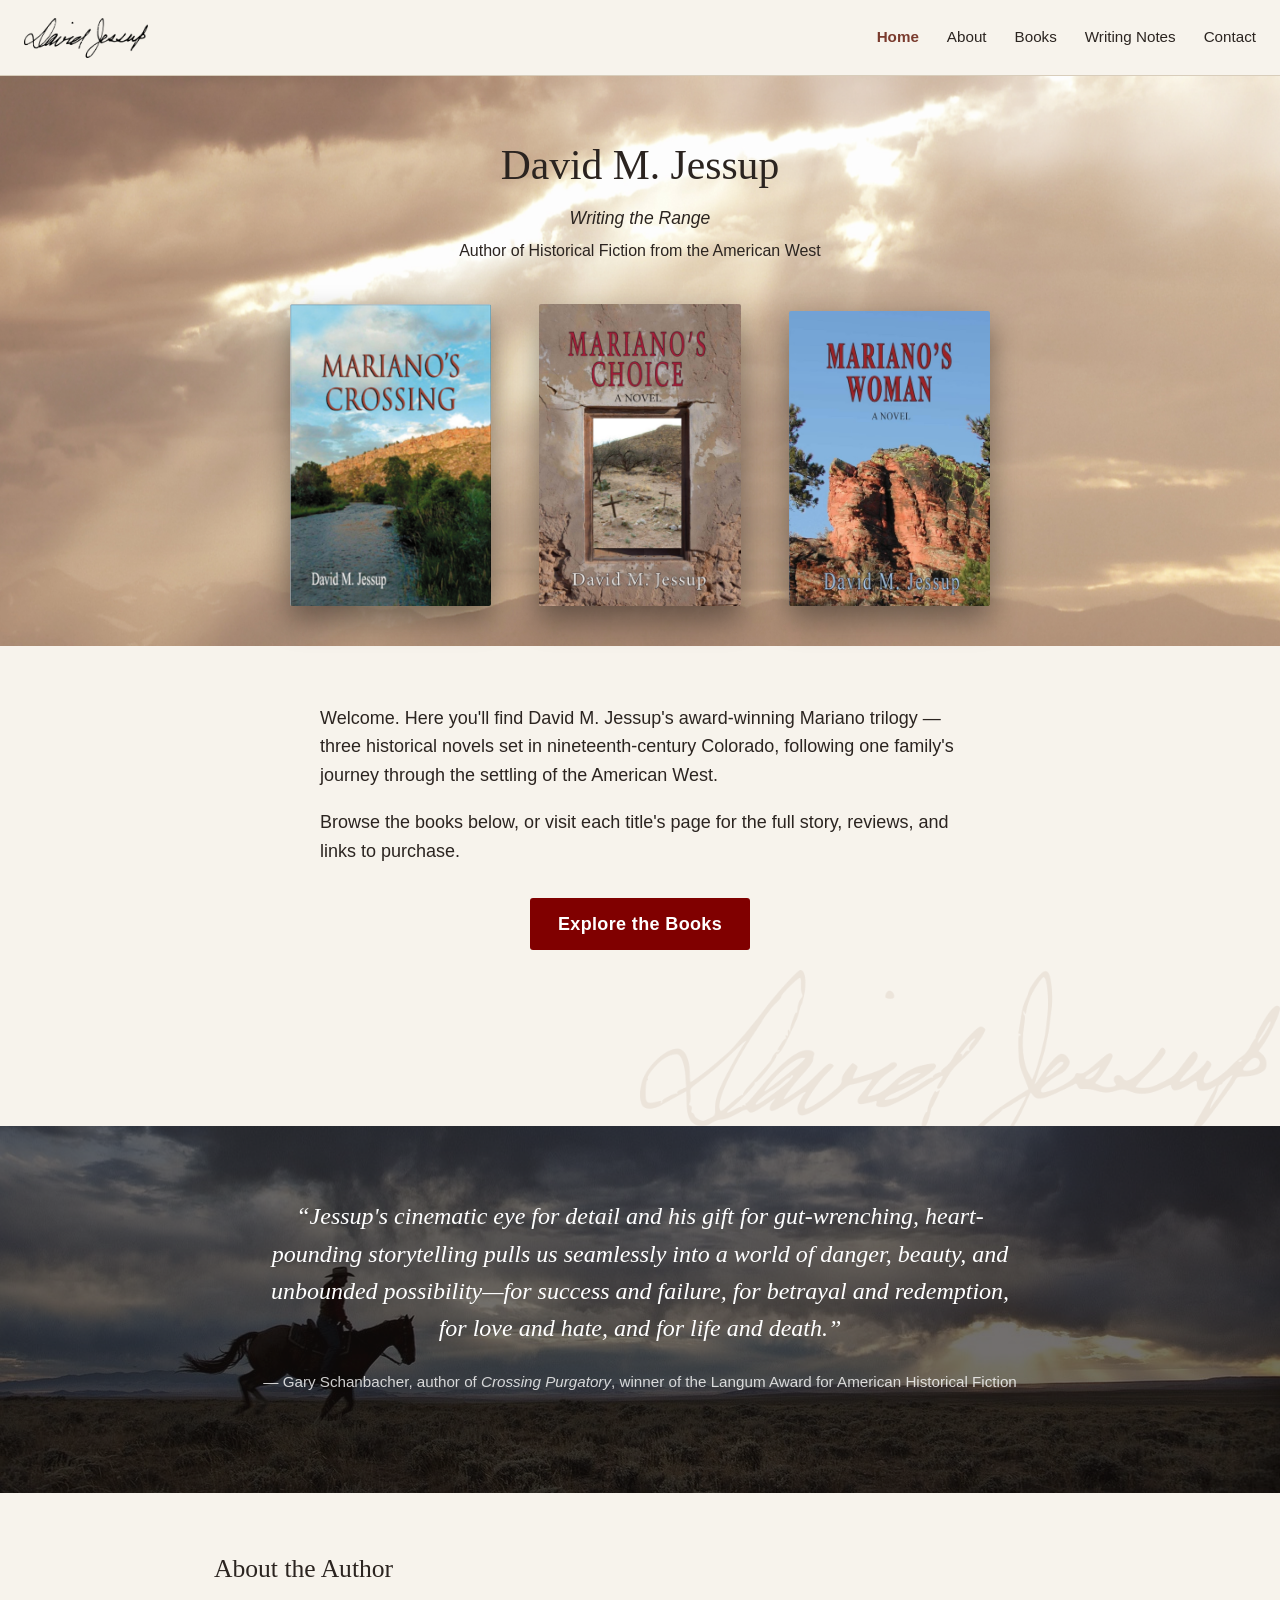
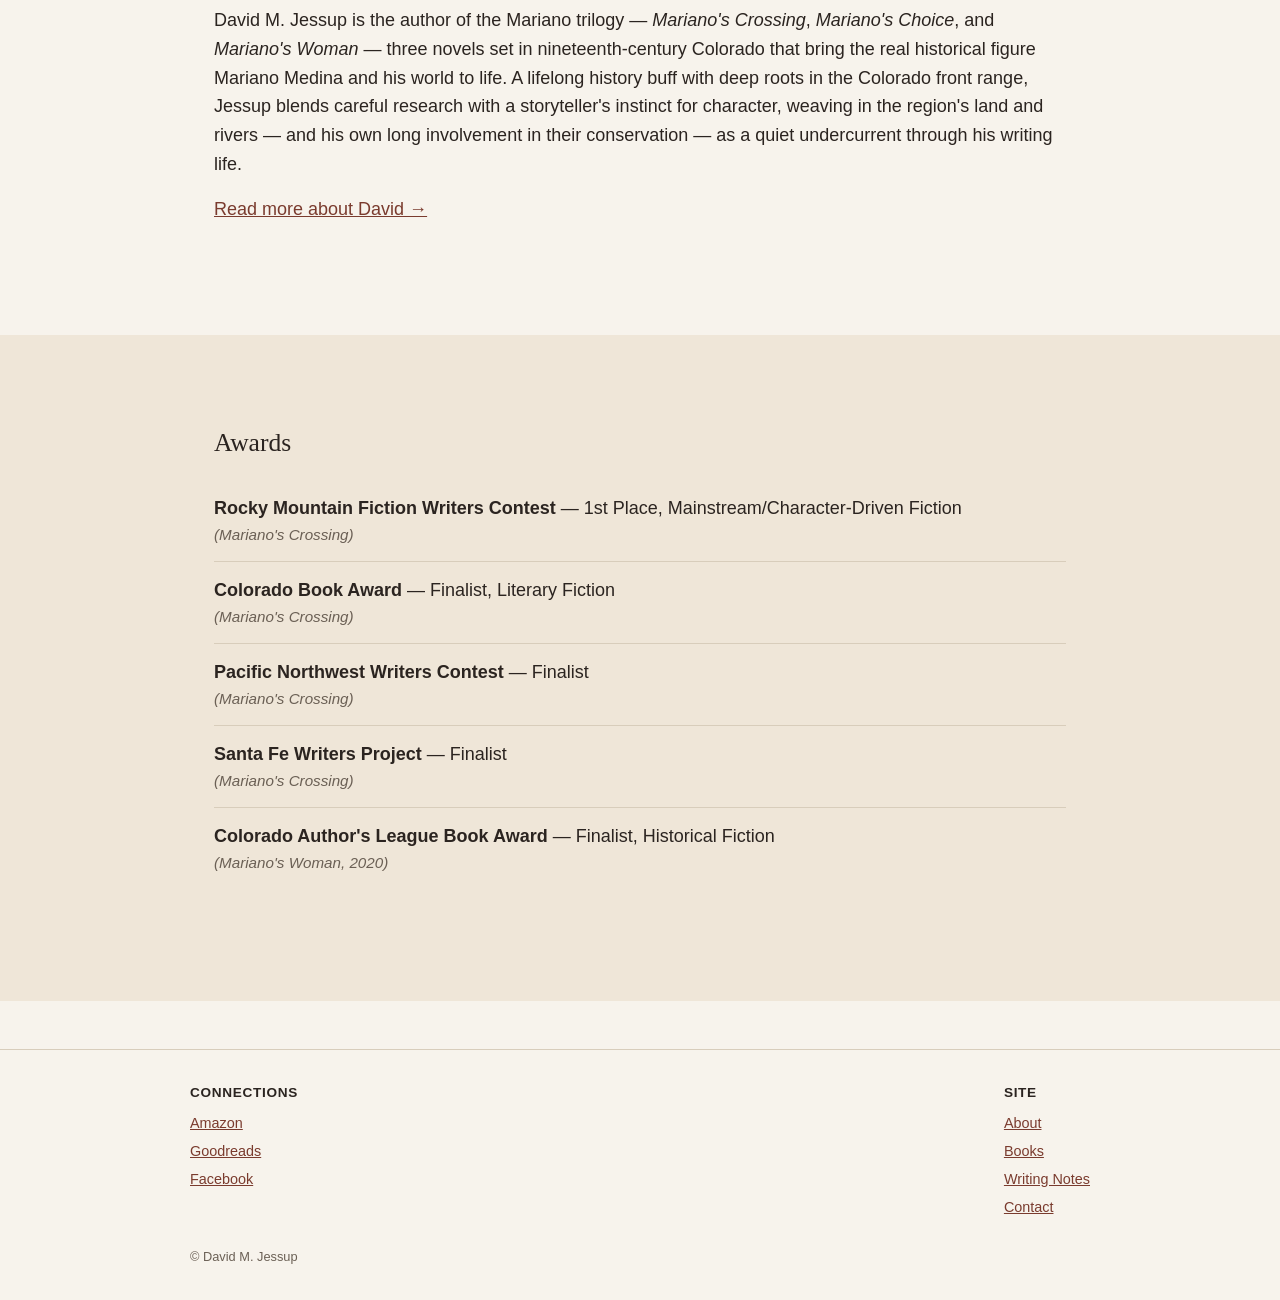
<file: index.html>
<!DOCTYPE html>
<html lang="en">
<head>
<meta charset="UTF-8">
<meta name="viewport" content="width=device-width, initial-scale=1">
<title>David M. Jessup — Writing the Range</title>
<link rel="stylesheet" href="css/site.css">
</head>
<body>

<nav class="site-nav">
  <a class="site-logo-link" href="index.html" aria-label="David M. Jessup — Home">
    <img class="site-logo" src="images/signature-header-blk.png" alt="David M. Jessup signature">
  </a>
  <ul>
    <li><a href="index.html" class="current">Home</a></li>
    <li><a href="about.html">About</a></li>
    <li><a href="books.html">Books</a></li>
    <li><a href="writing-notes.html">Writing Notes</a></li>
    <li><a href="contact.html">Contact</a></li>
  </ul>
</nav>

<section class="hero">
  <div class="hero-text">
    <h1>David M. Jessup</h1>
    <p class="tagline">Writing the Range</p>
    <p class="subtitle">Author of Historical Fiction from the American West</p>
  </div>

  <div class="hero-covers">
    <a href="books/marianos-crossing.html" aria-label="Mariano's Crossing">
      <img src="images/crossing_david_jessup900x1300_.jpg" alt="Mariano's Crossing, by David M. Jessup">
    </a>
    <a href="books/marianos-choice.html" aria-label="Mariano's Choice">
      <img src="images/choice_david_jessup900x1300.jpg" alt="Mariano's Choice, by David M. Jessup">
    </a>
    <a href="books/marianos-woman.html" aria-label="Mariano's Woman">
      <img src="images/woman_david_jessup900x1300.jpg" alt="Mariano's Woman, by David M. Jessup">
    </a>
  </div>
</section>

<div class="page">

  <div class="hero-intro">
    <p>
      Welcome. Here you'll find David M. Jessup's award-winning Mariano trilogy &mdash;
      three historical novels set in nineteenth-century Colorado, following one
      family's journey through the settling of the American West.
    </p>
    <p>
      Browse the books below, or visit each title's page for the full story,
      reviews, and links to purchase.
    </p>
    <p style="text-align: center; margin-top: 2rem;">
      <a class="btn btn-primary" href="books.html">Explore the Books</a>
    </p>
    <img class="hero-signature" src="images/signature_dkbrown_transparent_800x.png" alt="David M. Jessup signature">
  </div>

</div>

<section class="review-band">
  <blockquote class="review-quote">
    <p>
      &ldquo;Jessup's cinematic eye for detail and his gift for gut-wrenching,
      heart-pounding storytelling pulls us seamlessly into a world of danger,
      beauty, and unbounded possibility&mdash;for success and failure, for
      betrayal and redemption, for love and hate, and for life and death.&rdquo;
    </p>
    <cite>&mdash; Gary Schanbacher, author of <em>Crossing Purgatory</em>, winner of the Langum Award for American Historical Fiction</cite>
  </blockquote>
</section>

<div class="page">

  <section class="home-bio">
    <h2>About the Author</h2>
    <p>
      David M. Jessup is the author of the Mariano trilogy &mdash;
      <em>Mariano's Crossing</em>, <em>Mariano's Choice</em>, and
      <em>Mariano's Woman</em> &mdash; three novels set in nineteenth-century
      Colorado that bring the real historical figure Mariano Medina and his
      world to life. A lifelong history buff with deep roots in the Colorado
      front range, Jessup blends careful research with a storyteller's
      instinct for character, weaving in the region's land and rivers &mdash;
      and his own long involvement in their conservation &mdash; as a quiet
      undercurrent through his writing life.
    </p>
    <p><a href="about.html">Read more about David &rarr;</a></p>
  </section>

</div>

<section class="awards-band">
  <div class="page">
    <section class="home-awards">
      <h2>Awards</h2>
      <ul class="awards-list">
        <li>
          <strong>Rocky Mountain Fiction Writers Contest</strong> &mdash; 1st Place, Mainstream/Character-Driven Fiction
          <span class="award-book">(Mariano's Crossing)</span>
        </li>
        <li>
          <strong>Colorado Book Award</strong> &mdash; Finalist, Literary Fiction
          <span class="award-book">(Mariano's Crossing)</span>
        </li>
        <li>
          <strong>Pacific Northwest Writers Contest</strong> &mdash; Finalist
          <span class="award-book">(Mariano's Crossing)</span>
        </li>
        <li>
          <strong>Santa Fe Writers Project</strong> &mdash; Finalist
          <span class="award-book">(Mariano's Crossing)</span>
        </li>
        <li>
          <strong>Colorado Author's League Book Award</strong> &mdash; Finalist, Historical Fiction
          <span class="award-book">(Mariano's Woman, 2020)</span>
        </li>
      </ul>
    </section>
  </div>
</section>

<footer class="site-footer">
  <div class="site-footer-inner">
    <div>
      <h4>Connections</h4>
      <ul>
        <li><a href="REPLACE_WITH_AMAZON_AUTHOR_LINK">Amazon</a></li>
        <li><a href="https://www.goodreads.com/author/show/6879762.David_M_Jessup">Goodreads</a></li>
        <li><a href="https://www.facebook.com/David-M-Jessup-Author-492803794115260/">Facebook</a></li>
      </ul>
    </div>
    <div>
      <h4>Site</h4>
      <ul>
        <li><a href="about.html">About</a></li>
        <li><a href="books.html">Books</a></li>
        <li><a href="writing-notes.html">Writing Notes</a></li>
        <li><a href="contact.html">Contact</a></li>
      </ul>
    </div>
  </div>
  <p class="site-footer-copyright">&copy; David M. Jessup</p>
</footer>

</body>
</html>
</file>
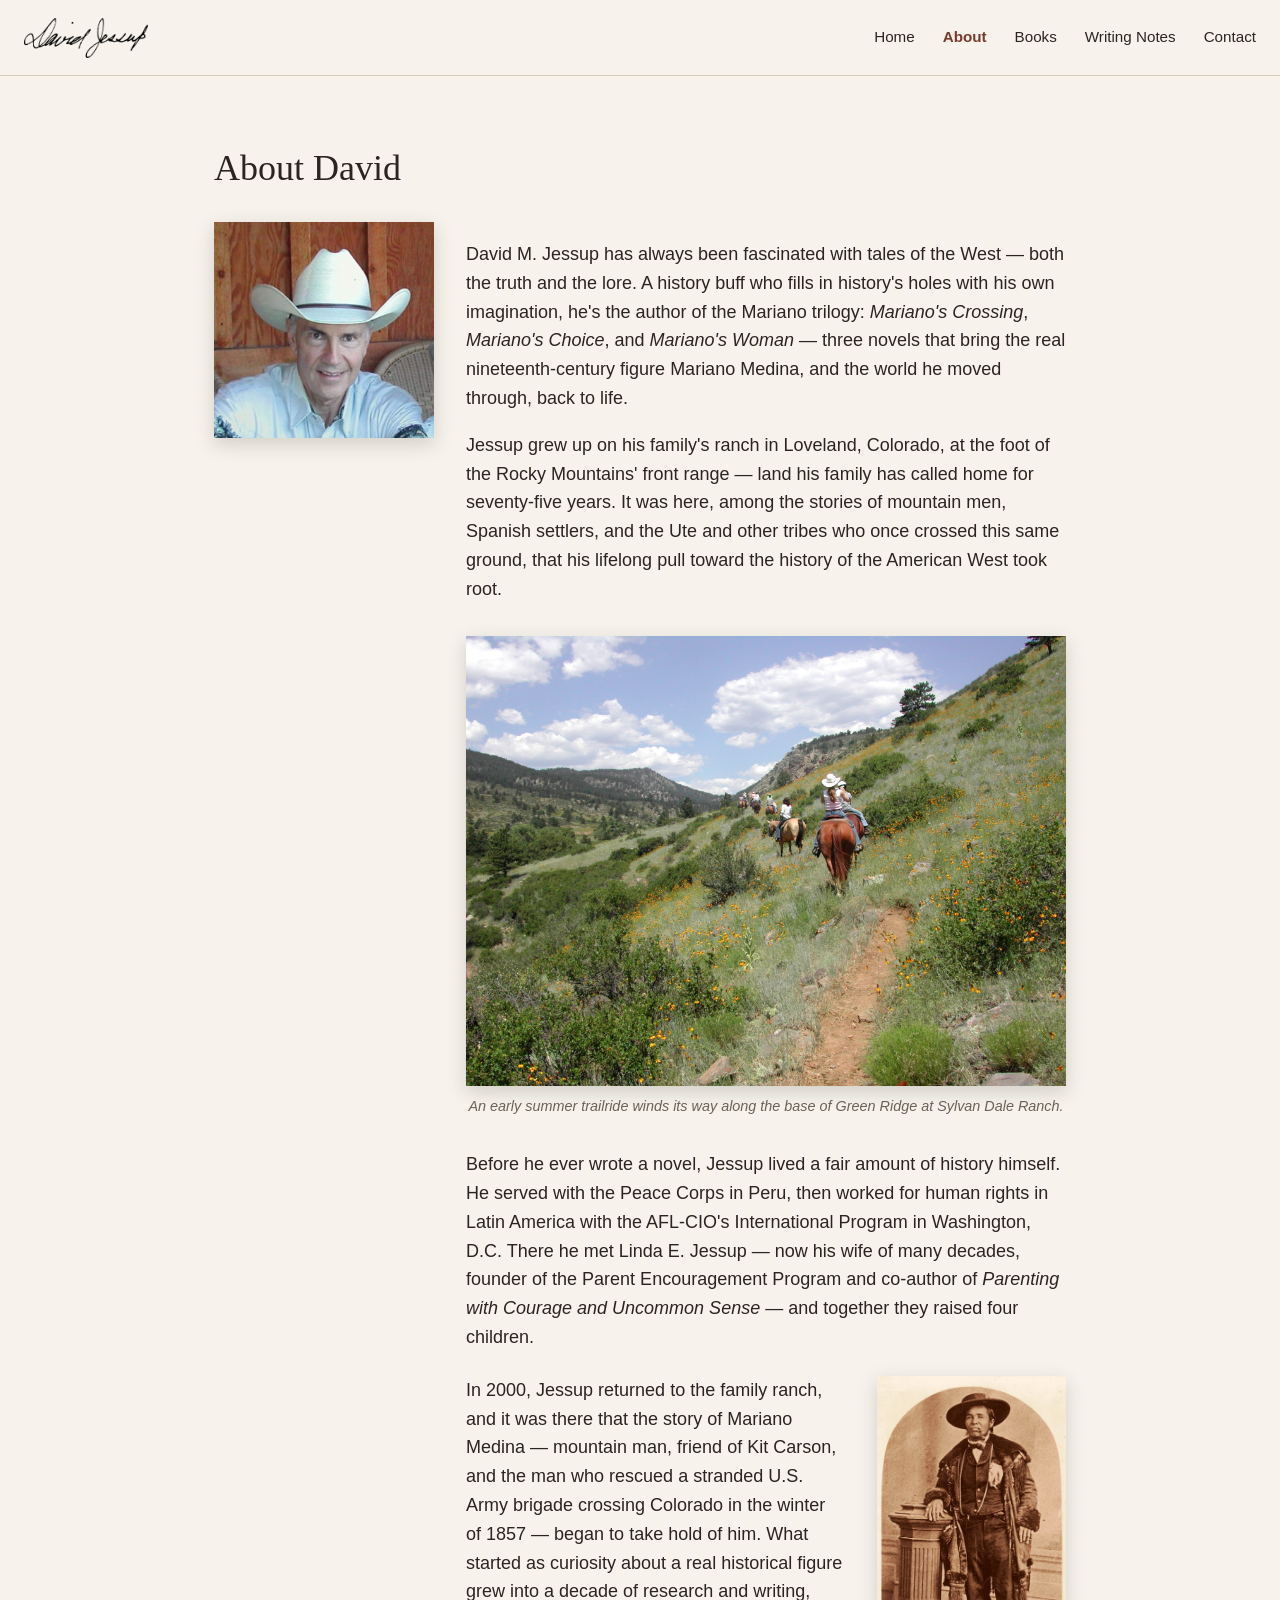
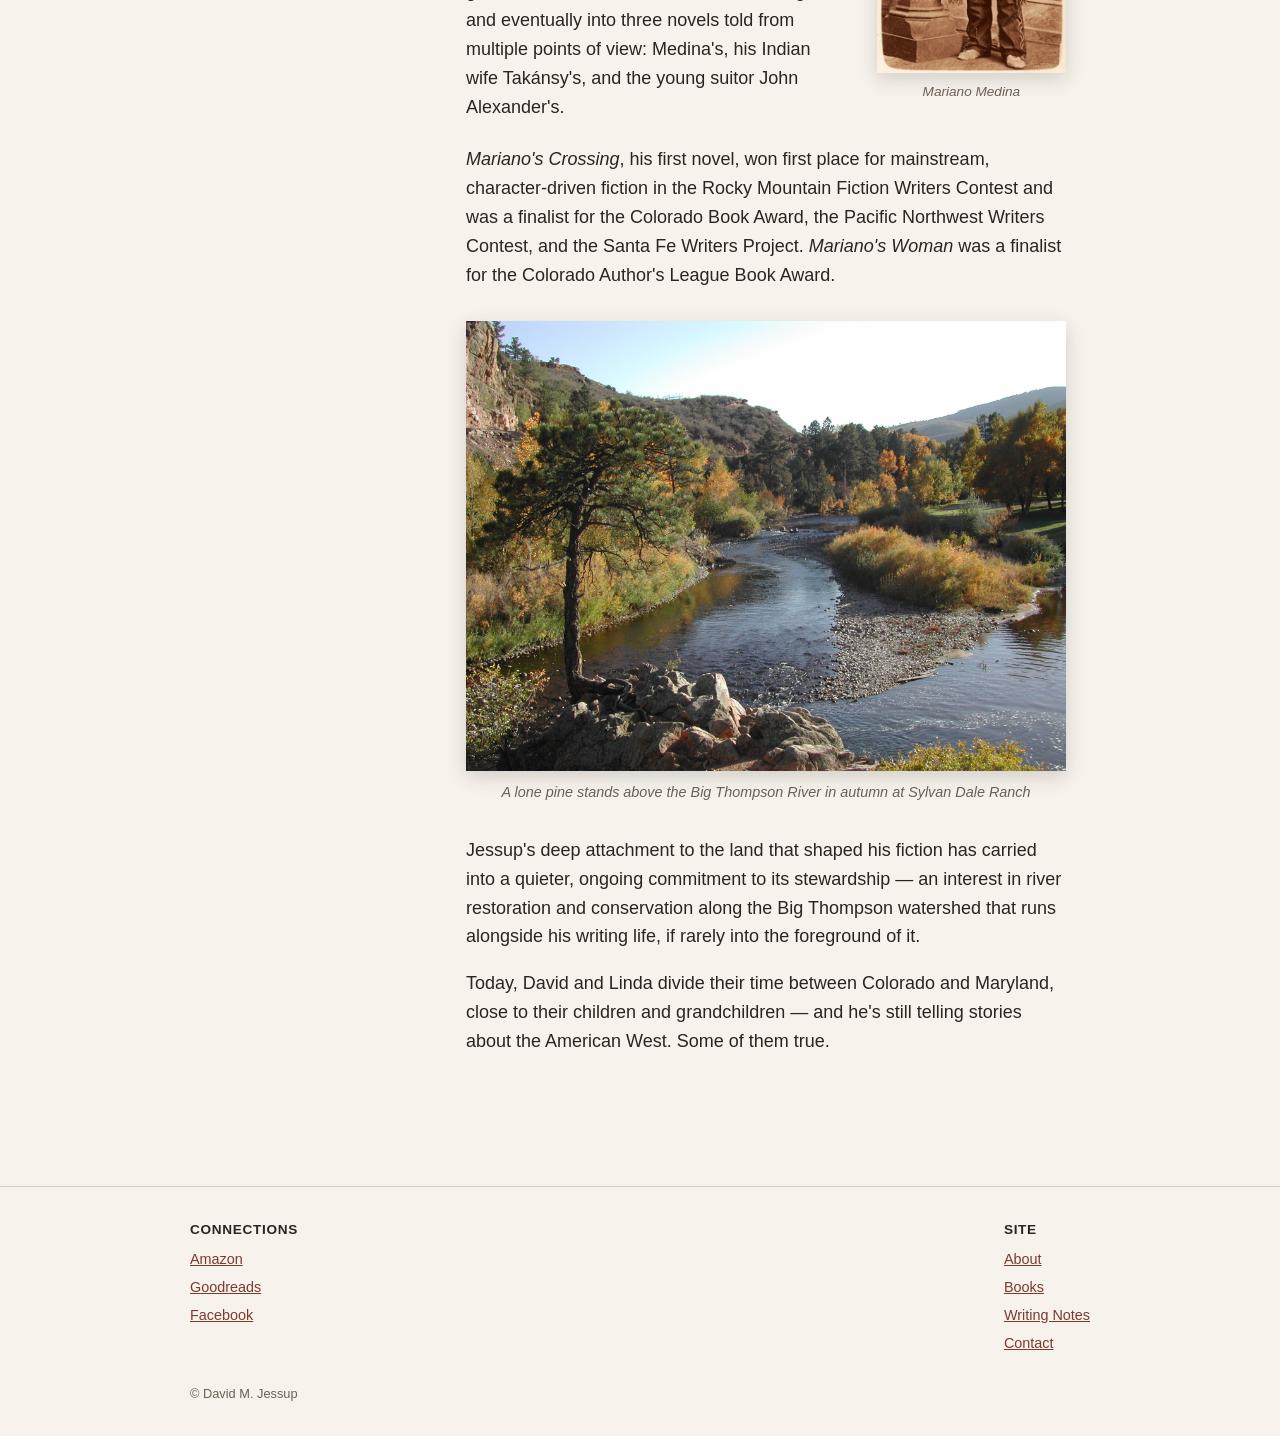
<file: about.html>
<!DOCTYPE html>
<html lang="en">
<head>
<meta charset="UTF-8">
<meta name="viewport" content="width=device-width, initial-scale=1">
<title>About — David M. Jessup</title>
<link rel="stylesheet" href="css/site.css">
</head>
<body>

<nav class="site-nav">
  <a class="site-logo-link" href="index.html" aria-label="David M. Jessup — Home">
    <img class="site-logo" src="images/signature-header-blk.png" alt="David M. Jessup signature">
  </a>
  <ul>
    <li><a href="index.html">Home</a></li>
    <li><a href="about.html" class="current">About</a></li>
    <li><a href="books.html">Books</a></li>
    <li><a href="writing-notes.html">Writing Notes</a></li>
    <li><a href="contact.html">Contact</a></li>
  </ul>
</nav>

<main class="page">

  <h1>About David</h1>

  <div class="bio-layout">
    <img src="images/headshot-david.jpg" alt="David M. Jessup">
    <div>
      <p>
        David M. Jessup has always been fascinated with tales of the West
        &mdash; both the truth and the lore. A history buff who fills in
        history's holes with his own imagination, he's the author of the
        Mariano trilogy: <em>Mariano's Crossing</em>, <em>Mariano's
        Choice</em>, and <em>Mariano's Woman</em> &mdash; three novels that
        bring the real nineteenth-century figure Mariano Medina, and the
        world he moved through, back to life.
      </p>
      <p>
        Jessup grew up on his family's ranch in Loveland, Colorado, at the
        foot of the Rocky Mountains' front range &mdash; land his family has
        called home for seventy-five years. It was here, among the stories
        of mountain men, Spanish settlers, and the Ute and other tribes who
        once crossed this same ground, that his lifelong pull toward the
        history of the American West took root.
      </p>
      <figure class="bio-inline-photo">
        <img src="images/trailride-green-ridge.jpg" alt="A group on horseback riding a trail along the base of Green Ridge">
        <figcaption>An early summer trailride winds its way along the base of Green Ridge at Sylvan Dale Ranch.</figcaption>
      </figure>
      <p>
        Before he ever wrote a novel, Jessup lived a fair amount of history
        himself. He served with the Peace Corps in Peru, then worked for
        human rights in Latin America with the AFL-CIO's International
        Program in Washington, D.C. There he met Linda E. Jessup &mdash;
        now his wife of many decades, founder of the Parent Encouragement
        Program and co-author of <em>Parenting with Courage and Uncommon
        Sense</em> &mdash; and together they raised four children.
      </p>
      <div class="bio-two-col">
        <div class="bio-two-col-text">
          <p>
            In 2000, Jessup returned to the family ranch, and it was there
            that the story of Mariano Medina &mdash; mountain man, friend
            of Kit Carson, and the man who rescued a stranded U.S. Army
            brigade crossing Colorado in the winter of 1857 &mdash; began
            to take hold of him. What started as curiosity about a real
            historical figure grew into a decade of research and writing,
            and eventually into three novels told from multiple points of
            view: Medina's, his Indian wife Tak&aacute;nsy's, and the young
            suitor John Alexander's.
          </p>
        </div>
        <figure class="bio-two-col-photo">
          <img src="images/mariano-medina-portrait.jpg" alt="Historical photograph of Mariano Medina standing beside a stone pedestal">
          <figcaption>Mariano Medina</figcaption>
        </figure>
      </div>
      <p>
        <em>Mariano's Crossing</em>, his first novel, won first place for
        mainstream, character-driven fiction in the Rocky Mountain Fiction
        Writers Contest and was a finalist for the Colorado Book Award, the
        Pacific Northwest Writers Contest, and the Santa Fe Writers
        Project. <em>Mariano's Woman</em> was a finalist for the Colorado
        Author's League Book Award.
      </p>
      <figure class="bio-inline-photo">
        <img src="images/river-autumn-lone-pine.jpg" alt="A lone pine on the bank of the Big Thompson River in autumn">
        <figcaption>A lone pine stands above the Big Thompson River in autumn at Sylvan Dale Ranch</figcaption>
      </figure>
      <p>
        Jessup's deep attachment to the land that shaped his fiction has
        carried into a quieter, ongoing commitment to its stewardship
        &mdash; an interest in river restoration and conservation along the
        Big Thompson watershed that runs alongside his writing life, if
        rarely into the foreground of it.
      </p>
      <p>
        Today, David and Linda divide their time between Colorado and
        Maryland, close to their children and grandchildren &mdash; and
        he's still telling stories about the American West. Some of them
        true.
      </p>
    </div>
  </div>

</main>

<footer class="site-footer">
  <div class="site-footer-inner">
    <div>
      <h4>Connections</h4>
      <ul>
        <li><a href="REPLACE_WITH_AMAZON_AUTHOR_LINK">Amazon</a></li>
        <li><a href="https://www.goodreads.com/author/show/6879762.David_M_Jessup">Goodreads</a></li>
        <li><a href="https://www.facebook.com/David-M-Jessup-Author-492803794115260/">Facebook</a></li>
      </ul>
    </div>
    <div>
      <h4>Site</h4>
      <ul>
        <li><a href="about.html">About</a></li>
        <li><a href="books.html">Books</a></li>
        <li><a href="writing-notes.html">Writing Notes</a></li>
        <li><a href="contact.html">Contact</a></li>
      </ul>
    </div>
  </div>
  <p class="site-footer-copyright">&copy; David M. Jessup</p>
</footer>

</body>
</html>
</file>
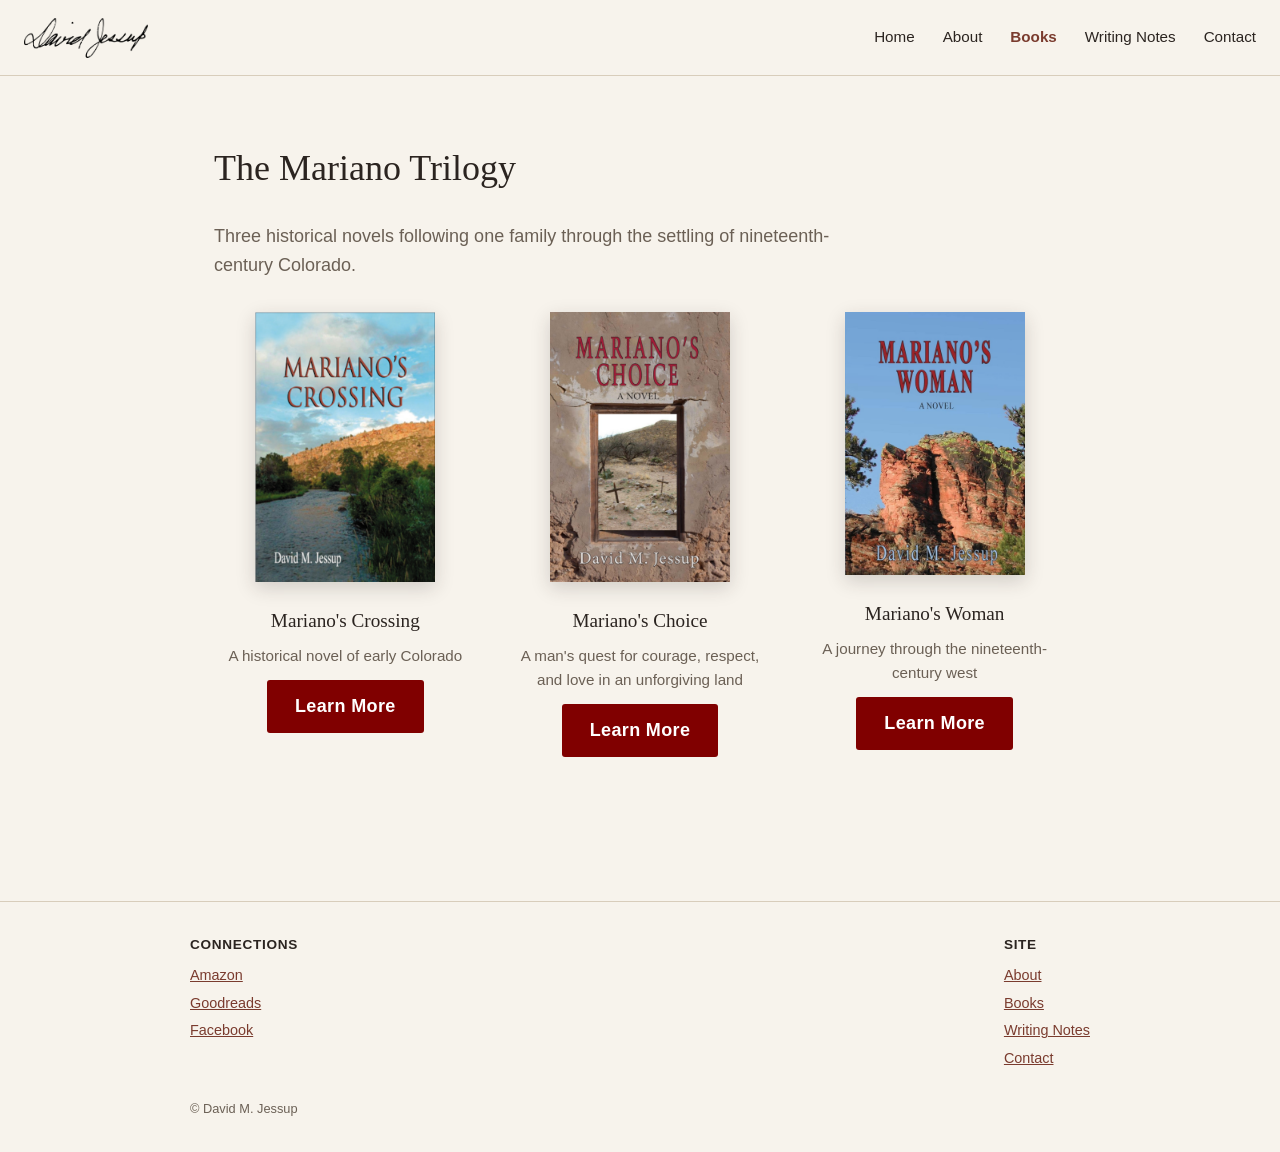
<file: books.html>
<!DOCTYPE html>
<html lang="en">
<head>
<meta charset="UTF-8">
<meta name="viewport" content="width=device-width, initial-scale=1">
<title>Books — David M. Jessup</title>
<link rel="stylesheet" href="css/site.css">
</head>
<body>

<nav class="site-nav">
  <a class="site-logo-link" href="index.html" aria-label="David M. Jessup — Home">
    <img class="site-logo" src="images/signature-header-blk.png" alt="David M. Jessup signature">
  </a>
  <ul>
    <li><a href="index.html">Home</a></li>
    <li><a href="about.html">About</a></li>
    <li><a href="books.html" class="current">Books</a></li>
    <li><a href="writing-notes.html">Writing Notes</a></li>
    <li><a href="contact.html">Contact</a></li>
  </ul>
</nav>

<main class="page">

  <h1>The Mariano Trilogy</h1>
  <p style="color: var(--color-muted); max-width: 620px;">
    Three historical novels following one family through the settling of
    nineteenth-century Colorado.
  </p>

  <div class="book-grid">

    <div class="book-card">
      <img src="images/crossing_david_jessup900x1300_.jpg" alt="Mariano's Crossing, by David M. Jessup">
      <h3>Mariano's Crossing</h3>
      <p>A historical novel of early Colorado</p>
      <a class="btn btn-primary" href="books/marianos-crossing.html">Learn More</a>
    </div>

    <div class="book-card">
      <img src="images/choice_david_jessup900x1300.jpg" alt="Mariano's Choice, by David M. Jessup">
      <h3>Mariano's Choice</h3>
      <p>A man's quest for courage, respect, and love in an unforgiving land</p>
      <a class="btn btn-primary" href="books/marianos-choice.html">Learn More</a>
    </div>

    <div class="book-card">
      <img src="images/woman_david_jessup900x1300.jpg" alt="Mariano's Woman, by David M. Jessup">
      <h3>Mariano's Woman</h3>
      <p>A journey through the nineteenth-century west</p>
      <a class="btn btn-primary" href="books/marianos-woman.html">Learn More</a>
    </div>

  </div>

</main>

<footer class="site-footer">
  <div class="site-footer-inner">
    <div>
      <h4>Connections</h4>
      <ul>
        <li><a href="REPLACE_WITH_AMAZON_AUTHOR_LINK">Amazon</a></li>
        <li><a href="https://www.goodreads.com/author/show/6879762.David_M_Jessup">Goodreads</a></li>
        <li><a href="https://www.facebook.com/David-M-Jessup-Author-492803794115260/">Facebook</a></li>
      </ul>
    </div>
    <div>
      <h4>Site</h4>
      <ul>
        <li><a href="about.html">About</a></li>
        <li><a href="books.html">Books</a></li>
        <li><a href="writing-notes.html">Writing Notes</a></li>
        <li><a href="contact.html">Contact</a></li>
      </ul>
    </div>
  </div>
  <p class="site-footer-copyright">&copy; David M. Jessup</p>
</footer>

</body>
</html>
</file>
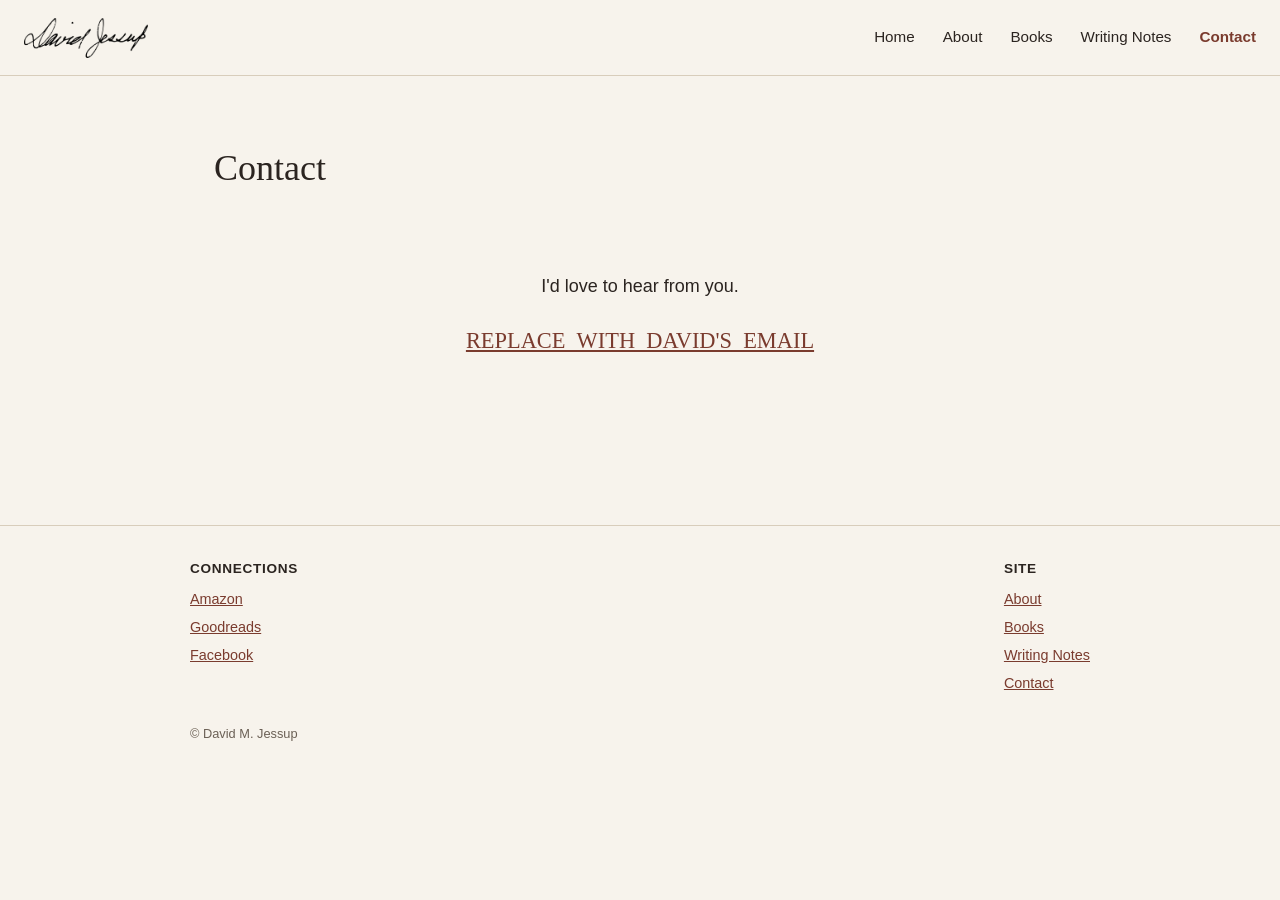
<file: contact.html>
<!DOCTYPE html>
<html lang="en">
<head>
<meta charset="UTF-8">
<meta name="viewport" content="width=device-width, initial-scale=1">
<title>Contact — David M. Jessup</title>
<link rel="stylesheet" href="css/site.css">
</head>
<body>

<nav class="site-nav">
  <a class="site-logo-link" href="index.html" aria-label="David M. Jessup — Home">
    <img class="site-logo" src="images/signature-header-blk.png" alt="David M. Jessup signature">
  </a>
  <ul>
    <li><a href="index.html">Home</a></li>
    <li><a href="about.html">About</a></li>
    <li><a href="books.html">Books</a></li>
    <li><a href="writing-notes.html">Writing Notes</a></li>
    <li><a href="contact.html" class="current">Contact</a></li>
  </ul>
</nav>

<main class="page">

  <h1>Contact</h1>

  <div class="contact-block">
    <p>I'd love to hear from you.</p>
    <p class="contact-email">
      <a href="mailto:REPLACE_WITH_DAVIDS_EMAIL">REPLACE_WITH_DAVID&#39;S_EMAIL</a>
    </p>
  </div>

</main>

<footer class="site-footer">
  <div class="site-footer-inner">
    <div>
      <h4>Connections</h4>
      <ul>
        <li><a href="REPLACE_WITH_AMAZON_AUTHOR_LINK">Amazon</a></li>
        <li><a href="https://www.goodreads.com/author/show/6879762.David_M_Jessup">Goodreads</a></li>
        <li><a href="https://www.facebook.com/David-M-Jessup-Author-492803794115260/">Facebook</a></li>
      </ul>
    </div>
    <div>
      <h4>Site</h4>
      <ul>
        <li><a href="about.html">About</a></li>
        <li><a href="books.html">Books</a></li>
        <li><a href="writing-notes.html">Writing Notes</a></li>
        <li><a href="contact.html">Contact</a></li>
      </ul>
    </div>
  </div>
  <p class="site-footer-copyright">&copy; David M. Jessup</p>
</footer>

</body>
</html>
</file>
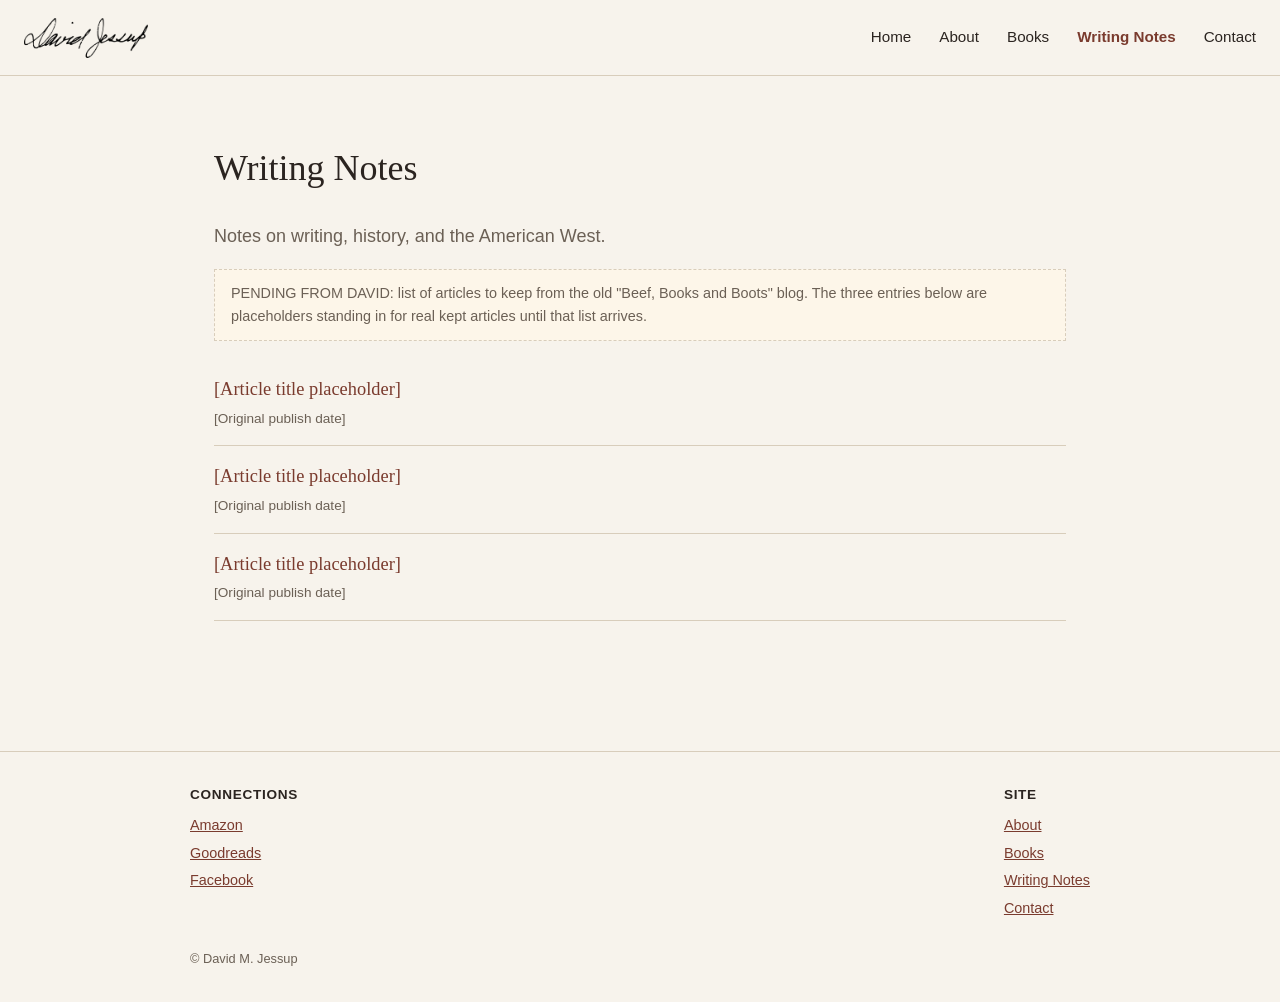
<file: writing-notes.html>
<!DOCTYPE html>
<html lang="en">
<head>
<meta charset="UTF-8">
<meta name="viewport" content="width=device-width, initial-scale=1">
<title>Writing Notes — David M. Jessup</title>
<link rel="stylesheet" href="css/site.css">
</head>
<body>

<nav class="site-nav">
  <a class="site-logo-link" href="index.html" aria-label="David M. Jessup — Home">
    <img class="site-logo" src="images/signature-header-blk.png" alt="David M. Jessup signature">
  </a>
  <ul>
    <li><a href="index.html">Home</a></li>
    <li><a href="about.html">About</a></li>
    <li><a href="books.html">Books</a></li>
    <li><a href="writing-notes.html" class="current">Writing Notes</a></li>
    <li><a href="contact.html">Contact</a></li>
  </ul>
</nav>

<main class="page">

  <h1>Writing Notes</h1>
  <p style="color: var(--color-muted); max-width: 620px;">
    Notes on writing, history, and the American West.
  </p>

  <div class="placeholder-note">
    PENDING FROM DAVID: list of articles to keep from the old "Beef, Books
    and Boots" blog. The three entries below are placeholders standing in
    for real kept articles until that list arrives.
  </div>

  <ul class="article-list">
    <li>
      <a href="writing-notes/article-placeholder-1.html">[Article title placeholder]</a>
      <span class="article-date">[Original publish date]</span>
    </li>
    <li>
      <a href="writing-notes/article-placeholder-2.html">[Article title placeholder]</a>
      <span class="article-date">[Original publish date]</span>
    </li>
    <li>
      <a href="writing-notes/article-placeholder-3.html">[Article title placeholder]</a>
      <span class="article-date">[Original publish date]</span>
    </li>
  </ul>

</main>

<footer class="site-footer">
  <div class="site-footer-inner">
    <div>
      <h4>Connections</h4>
      <ul>
        <li><a href="REPLACE_WITH_AMAZON_AUTHOR_LINK">Amazon</a></li>
        <li><a href="https://www.goodreads.com/author/show/6879762.David_M_Jessup">Goodreads</a></li>
        <li><a href="https://www.facebook.com/David-M-Jessup-Author-492803794115260/">Facebook</a></li>
      </ul>
    </div>
    <div>
      <h4>Site</h4>
      <ul>
        <li><a href="about.html">About</a></li>
        <li><a href="books.html">Books</a></li>
        <li><a href="writing-notes.html">Writing Notes</a></li>
        <li><a href="contact.html">Contact</a></li>
      </ul>
    </div>
  </div>
  <p class="site-footer-copyright">&copy; David M. Jessup</p>
</footer>

</body>
</html>
</file>
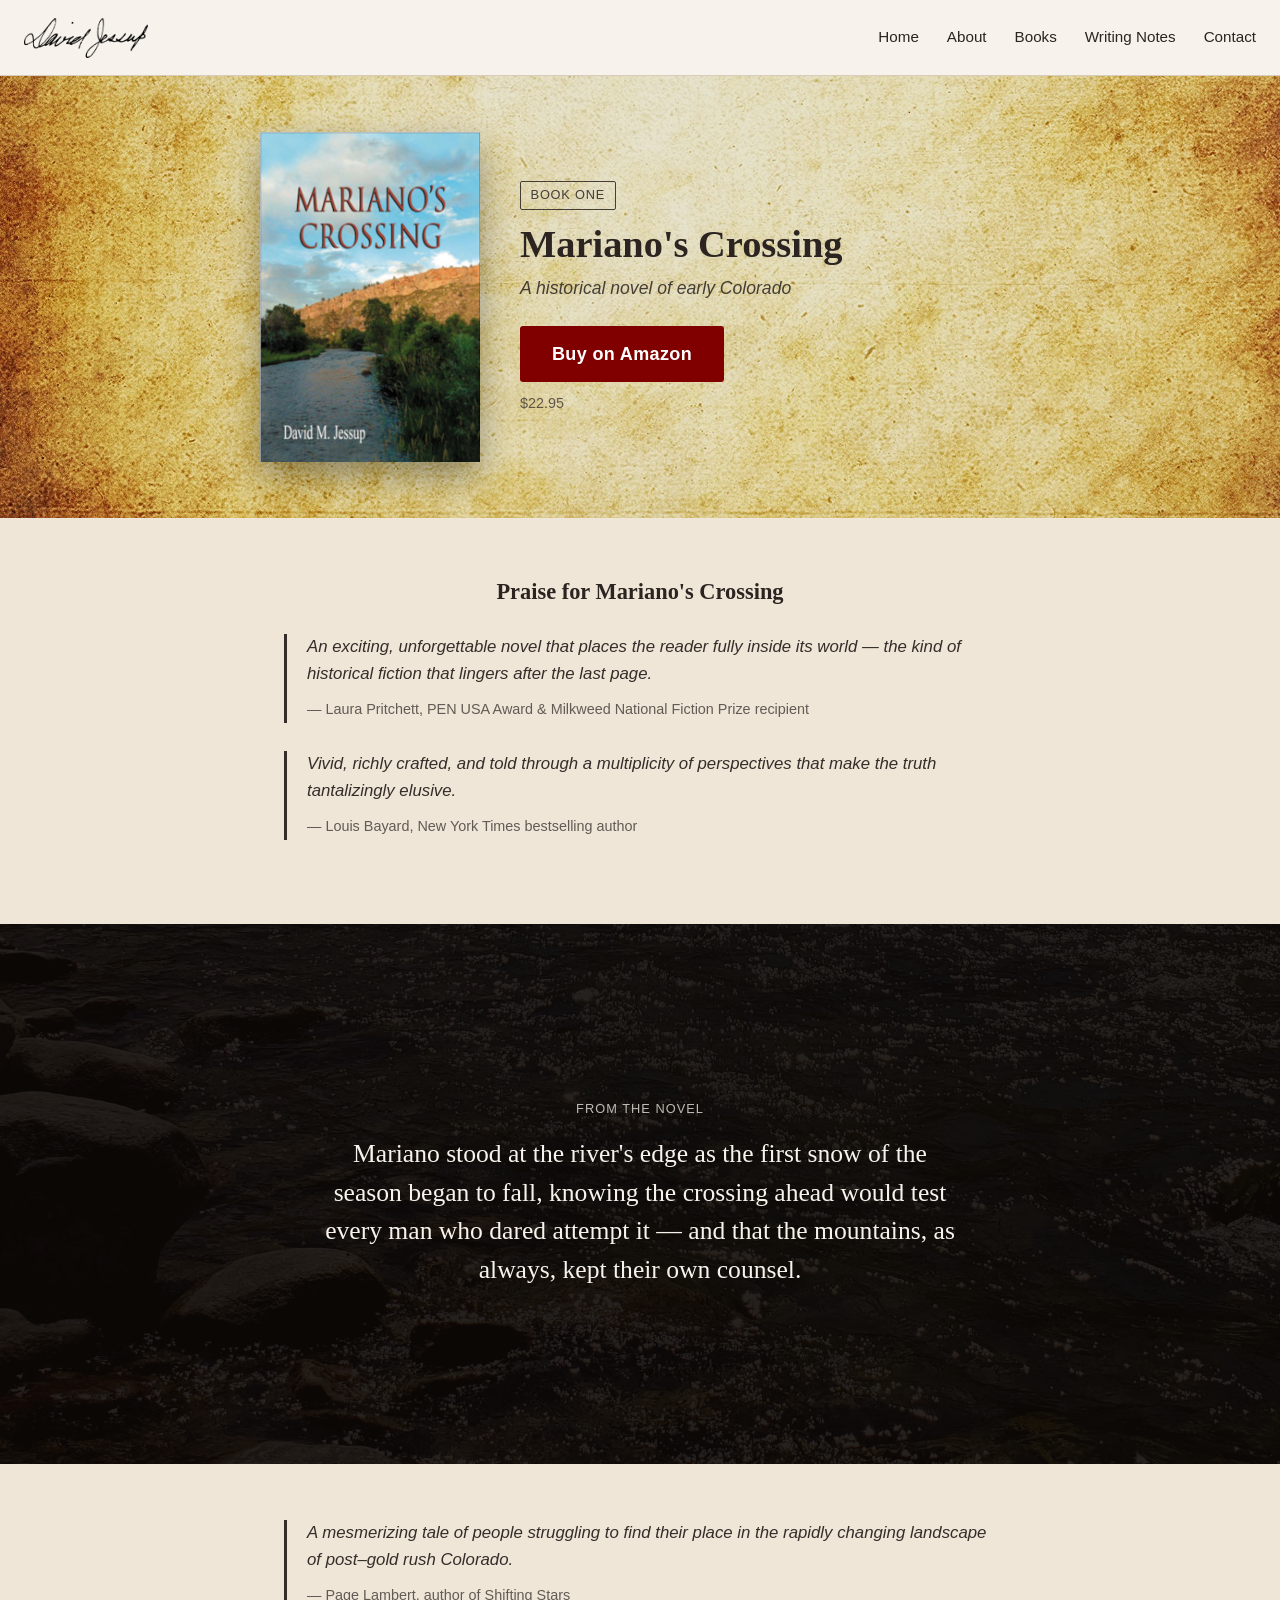
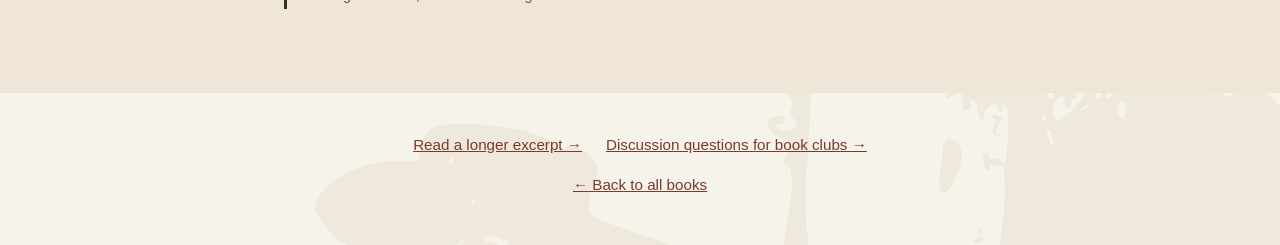
<file: books/marianos-crossing.html>
<!DOCTYPE html>
<html lang="en">
<head>
<meta charset="UTF-8">
<meta name="viewport" content="width=device-width, initial-scale=1">
<title>Mariano's Crossing — David M. Jessup</title>
<link rel="stylesheet" href="../css/book-page-immersive.css">

<!-- ============================================================
     PER-BOOK PALETTE OVERRIDE — Mariano's Crossing
     This is the only place colors/images are set for this book.
     Swap these values per book; layout stays identical.
     ============================================================ -->
<style>
  :root {
    --book-hero-bg: #e4d9c4;          /* placeholder: warm tan, swap per book mood */
    --book-hero-ink: #2b2420;
    --book-hero-image: url('../images/marianos-crossing-hero-bg.jpg');
    --book-band-bg: #efe6d8;          /* praise band — usually a lighter tint of hero color */
    --book-band-ink: #2b2420;
    --book-excerpt-bg: #3b2a20;       /* fallback color, shows before/without an image */
    --book-excerpt-ink: #f7f3ec;      /* keep light for legibility over a photo */
    --book-excerpt-overlay: rgba(20, 14, 10, 0.55);
    --book-excerpt-image: url('../images/marianos-crossing-excerpt-bg.jpg');
    --book-footer-image: url('../images/marianos-crossing-footer-bg.png');
    --book-footer-overlay: rgba(247, 243, 236, 0.82);
  }
</style>
</head>
<body>

<!-- ============ SITE NAV — identical on every page ============ -->
<nav class="site-nav">
  <a class="site-logo-link" href="../index.html" aria-label="David M. Jessup — Home">
    <img class="site-logo" src="../images/signature-header-blk.png" alt="David M. Jessup signature">
  </a>
  <ul>
    <li><a href="../index.html">Home</a></li>
    <li><a href="../about.html">About</a></li>
    <li><a href="../books.html">Books</a></li>
    <li><a href="../writing-notes.html">Writing Notes</a></li>
    <li><a href="../contact.html">Contact</a></li>
  </ul>
</nav>

<!-- ============ 1. HERO — full-bleed, cover + title + buy link ============ -->
<section class="book-hero-immersive">
  <div class="book-hero-inner">
    <img src="../images/marianos-crossing-cover.jpg" alt="Mariano's Crossing book cover">
    <div>
      <span class="book-badge">Book One</span>
      <h1>Mariano's Crossing</h1>
      <p class="book-hook">A historical novel of early Colorado</p>

      <!-- ============ 2. BUY LINK ============ -->
      <a class="buy-button" href="REPLACE_WITH_AMAZON_LINK" target="_blank" rel="noopener">
        Buy on Amazon
      </a>
      <span class="buy-price">$22.95</span>
    </div>
  </div>
</section>

<!-- ============ 3. PRAISE — full-bleed color band ============ -->
<section class="book-praise-band">
  <div class="book-content">
    <h2>Praise for Mariano's Crossing</h2>

    <blockquote class="praise-quote">
      <p>An exciting, unforgettable novel that places the reader fully inside its
      world &#8212; the kind of historical fiction that lingers after the last page.</p>
      <cite>&#8212; Laura Pritchett, PEN USA Award &amp; Milkweed National Fiction Prize recipient</cite>
    </blockquote>

    <blockquote class="praise-quote">
      <p>Vivid, richly crafted, and told through a multiplicity of perspectives that
      make the truth tantalizingly elusive.</p>
      <cite>&#8212; Louis Bayard, New York Times bestselling author</cite>
    </blockquote>
  </div>
</section>

<!-- ============ 4. IMMERSIVE EXCERPT — full-bleed image + overlay ============ -->
<section class="book-excerpt-immersive">
  <div class="excerpt-inner">
    <span class="excerpt-eyebrow">From the novel</span>
    <p class="excerpt-text">
      Mariano stood at the river's edge as the first snow of the season began to fall,
      knowing the crossing ahead would test every man who dared attempt it &#8212;
      and that the mountains, as always, kept their own counsel.
    </p>
  </div>
</section>

<!-- ============ 5. MORE PRAISE — second band, alternating context ============ -->
<section class="book-praise-band">
  <div class="book-content">
    <blockquote class="praise-quote">
      <p>A mesmerizing tale of people struggling to find their place in the
      rapidly changing landscape of post&#8211;gold rush Colorado.</p>
      <cite>&#8212; Page Lambert, author of Shifting Stars</cite>
    </blockquote>
  </div>
</section>

<!-- ============ Secondary actions + back link, shared quiet section ============ -->
<section class="book-footer-links">
  <div class="book-footer-links-inner">
    <div class="book-more-links">
      <a href="../writing-notes/marianos-crossing-excerpt.html">Read a longer excerpt &rarr;</a>
      <a href="../discussion-questions.html#marianos-crossing">Discussion questions for book clubs &rarr;</a>
    </div>
    <p class="back-to-books">
      <a href="../books.html">&larr; Back to all books</a>
    </p>
  </div>
</section>

</body>
</html>
</file>
<file: css/site.css>
/* ===================================================
   Site-wide stylesheet — David M. Jessup site
   Shared nav, footer, typography, and layout for all
   top-level pages. Book pages use their own book-page.css
   but share these same color/font tokens.
   =================================================== */

:root {
  --color-bg: #f7f3ec;
  --color-ink: #2b2420;
  --color-rule: #d8cdbb;
  --color-accent: #7a3b2e;
  --color-accent-dark: #5c2c22;
  --color-muted: #6b6055;
  --color-cta: #800000;
  --color-cta-dark: #5c0000;

  --font-display: 'Big Caslon', 'Big Caslon FB', Garamond, 'Times New Roman', serif;
  --font-body: -apple-system, BlinkMacSystemFont, 'Segoe UI', Helvetica, Arial, sans-serif;

  --max-width: 900px;
}

* { box-sizing: border-box; }

body {
  margin: 0;
  background: var(--color-bg);
  color: var(--color-ink);
  font-family: var(--font-body);
  line-height: 1.6;
  font-size: 18px;
  overflow-x: hidden;
}

h1, h2, h3 { font-family: var(--font-display); font-weight: normal; }

a { color: var(--color-accent); }
a:hover { color: var(--color-accent-dark); }

.placeholder-note {
  background: #fdf6e9;
  border: 1px dashed var(--color-rule);
  color: var(--color-muted);
  font-size: 0.9rem;
  padding: 0.75rem 1rem;
  margin: 1rem 0;
}

/* ---------- Site nav ---------- */
.site-nav {
  border-bottom: 1px solid var(--color-rule);
  padding: 1.1rem 1.5rem;
  display: flex;
  align-items: center;
  justify-content: space-between;
  flex-wrap: wrap;
  gap: 0.75rem 1.5rem;
}
.site-logo-link {
  display: block;
  line-height: 0;
}
.site-logo {
  display: block;
  height: 40px;
  width: auto;
}
.site-nav ul {
  margin: 0;
  padding: 0;
  list-style: none;
  display: flex;
  justify-content: flex-end;
  gap: 1.75rem;
  flex-wrap: wrap;
  font-size: 0.95rem;
}
.site-nav a { text-decoration: none; color: var(--color-ink); }
.site-nav a:hover { color: var(--color-accent); }
.site-nav a.current { color: var(--color-accent); font-weight: 600; }

/* ---------- Page wrapper ---------- */
.page {
  max-width: var(--max-width);
  margin: 0 auto;
  padding: 2.5rem 1.5rem 4rem;
}

/* ---------- Buttons ---------- */
.btn {
  display: inline-block;
  text-decoration: none;
  font-weight: 600;
  padding: 0.75rem 1.75rem;
  border-radius: 3px;
  letter-spacing: 0.02em;
}
.btn-primary {
  background: var(--color-cta);
  color: #fff;
}
.btn-primary:hover { background: var(--color-cta-dark); color: #fff; }

/* ---------- Hero (Home page) ----------
   Full-bleed sky photo with the trilogy's three covers grounded
   along the bottom edge, matching the immersive full-bleed treatment
   used on the book pages (dark overlay for text legibility over a photo). */
.hero {
  position: relative;
  background-color: var(--color-ink);
  background-image: url('../images/sepia-sky-bg.jpg');
  background-size: cover;
  background-position: center;
  color: var(--color-bg);
  min-height: 560px;
  display: flex;
  flex-direction: column;
  justify-content: space-between;
  align-items: center;
  padding: 3.5rem 1.5rem 2.5rem;
  text-align: center;
}
.hero-text,
.hero-covers {
  position: relative;
  z-index: 1;
}
.hero h1 {
  color: var(--color-ink);
  font-size: 2.6rem;
  margin: 0 0 0.35rem;
}
.hero .tagline {
  font-style: italic;
  color: var(--color-ink);
  font-size: 1.1rem;
  margin: 0 0 0.35rem;
}
.hero .subtitle {
  color: var(--color-ink);
  font-size: 1rem;
  margin: 0;
}
.hero-covers {
  display: flex;
  align-items: flex-end;
  justify-content: center;
  gap: clamp(14px, 4vw, 48px);
  width: 100%;
  max-width: 700px;
  margin-top: 2.5rem;
}
.hero-covers img {
  display: block;
  width: 100%;
  height: auto;
  border-radius: 2px;
  box-shadow: 0 14px 30px rgba(0, 0, 0, 0.4);
}
.hero-covers a {
  display: block;
  flex: 0 1 220px;
  min-width: 0;
  transition: transform 0.2s ease;
}
.hero-covers a:hover,
.hero-covers a:focus-visible { transform: translateY(-6px); }

.hero-intro {
  position: relative;
  max-width: 640px;
  margin: 0 auto;
  margin-bottom: calc(17.5vw - 112px);
  text-align: left;
}
.hero-signature {
  position: absolute;
  top: 100%;
  margin-top: 1.5vw;
  right: 50%;
  margin-right: -50vw;
  width: 50vw;
  max-width: 900px;
  height: auto;
  display: block;
  opacity: 0.22;
  z-index: 0;
  pointer-events: none;
}

/* ---------- Featured Review (Home page) ----------
   Full-bleed pull-quote band with a dark, dramatic photo behind it —
   same overlay technique as the book pages' immersive excerpt section,
   so the quote reads clearly in white over the image. */
.review-band {
  position: relative;
  background-color: var(--color-ink);
  background-image: url('../images/review-band-bg.jpg');
  background-size: cover;
  background-position: center bottom;
  padding: 4.5rem 1.5rem calc(4.5rem + 25px);
  text-align: center;
}
.review-band::before {
  content: "";
  position: absolute;
  top: 0;
  right: 0;
  bottom: 0;
  left: 0;
  background: rgba(20, 16, 14, 0.6);
}
.review-quote {
  position: relative;
  z-index: 1;
  max-width: 760px;
  margin: 0 auto;
}
.review-quote p {
  font-family: var(--font-display);
  font-style: italic;
  font-size: 1.5rem;
  line-height: 1.55;
  margin: 0 0 1.25rem;
  color: #fff;
}
.review-quote cite {
  font-style: normal;
  font-size: 0.95rem;
  color: rgba(255, 255, 255, 0.8);
}

/* ---------- Short Bio (Home page) ---------- */
.home-bio {
  margin: 1rem 0 3rem;
}
.home-bio h2 {
  font-size: 1.6rem;
  margin: 0 0 1rem;
}
.home-bio p {
  margin: 0 0 1rem;
}

/* ---------- Awards (Home page) ----------
   Full-bleed band in a slightly darker parchment tone — the same
   shade used for the praise bands on the book pages — to set this
   section apart from the Bio above it. */
.awards-band {
  background: #efe6d8;
}
.home-awards {
  margin: 0;
  padding: 3rem 0;
}
.home-awards h2 {
  font-size: 1.6rem;
  margin: 0 0 1rem;
}
.awards-list {
  list-style: none;
  padding: 0;
  margin: 0;
}
.awards-list li {
  padding: 0.9rem 0;
  border-bottom: 1px solid var(--color-rule);
  line-height: 1.5;
}
.awards-list li:last-child {
  border-bottom: none;
}
.awards-list .award-book {
  display: block;
  font-style: italic;
  color: var(--color-muted);
  font-size: 0.95rem;
  margin-top: 0.15rem;
}

/* ---------- Book grid (Books page) ---------- */
.book-grid {
  display: grid;
  grid-template-columns: repeat(3, 1fr);
  gap: 2rem;
  margin: 2rem 0;
}
.book-card { text-align: center; }
.book-card img {
  width: 100%;
  max-width: 180px;
  box-shadow: 0 6px 18px rgba(43, 36, 32, 0.18);
  margin-bottom: 1rem;
}
.book-card h3 {
  font-size: 1.2rem;
  margin: 0 0 0.4rem;
}
.book-card p {
  color: var(--color-muted);
  font-size: 0.95rem;
  margin: 0 0 0.75rem;
}

/* ---------- Article list (Writing Notes page) ---------- */
.article-list { list-style: none; padding: 0; }
.article-list li {
  padding: 1rem 0;
  border-bottom: 1px solid var(--color-rule);
}
.article-list a {
  font-family: var(--font-display);
  font-size: 1.15rem;
  text-decoration: none;
}
.article-list .article-date {
  display: block;
  color: var(--color-muted);
  font-size: 0.85rem;
  margin-top: 0.2rem;
}

/* ---------- Contact ---------- */
.contact-block {
  text-align: center;
  padding: 2rem 0;
}
.contact-email {
  font-family: var(--font-display);
  font-size: 1.4rem;
}

/* ---------- Bio (About page) ---------- */
.bio-layout {
  display: flex;
  gap: 2rem;
  align-items: flex-start;
}
.bio-layout img {
  width: 220px;
  flex-shrink: 0;
  box-shadow: 0 6px 18px rgba(43, 36, 32, 0.18);
}

.bio-inline-photo {
  margin: 2rem 0;
}
.bio-inline-photo img {
  display: block;
  width: 100%;
  height: auto;
  box-shadow: 0 6px 18px rgba(43, 36, 32, 0.18);
}
.bio-inline-photo figcaption {
  margin-top: 0.6rem;
  font-style: italic;
  font-size: 0.9rem;
  color: var(--color-muted);
  text-align: center;
}
.bio-two-col {
  display: flex;
  gap: 2rem;
  align-items: flex-start;
  margin: 1.5rem 0;
}
.bio-two-col-text {
  flex: 2;
}
.bio-two-col-text p {
  margin: 0;
}
.bio-two-col-photo {
  flex: 1;
  margin: 0;
}
.bio-two-col-photo img {
  display: block;
  width: 100%;
  height: auto;
  box-shadow: 0 6px 18px rgba(43, 36, 32, 0.18);
}
.bio-two-col-photo figcaption {
  margin-top: 0.5rem;
  font-style: italic;
  font-size: 0.85rem;
  color: var(--color-muted);
  text-align: center;
}

/* ---------- Footer ---------- */
.site-footer {
  border-top: 1px solid var(--color-rule);
  padding: 2rem 1.5rem;
  margin-top: 3rem;
}
.site-footer-inner {
  max-width: var(--max-width);
  margin: 0 auto;
  display: flex;
  justify-content: space-between;
  flex-wrap: wrap;
  gap: 1.5rem;
  font-size: 0.9rem;
  color: var(--color-muted);
}
.site-footer h4 {
  font-family: var(--font-body);
  font-size: 0.85rem;
  text-transform: uppercase;
  letter-spacing: 0.05em;
  color: var(--color-ink);
  margin: 0 0 0.5rem;
}
.site-footer ul { list-style: none; padding: 0; margin: 0; }
.site-footer li { margin-bottom: 0.3rem; }
.site-footer-copyright {
  max-width: var(--max-width);
  margin: 1.5rem auto 0;
  font-size: 0.8rem;
  color: var(--color-muted);
}

/* ---------- Mobile ---------- */
@media (max-width: 640px) {
  .book-grid { grid-template-columns: 1fr; }
  .bio-layout { flex-direction: column; }
  .bio-layout img { width: 160px; }
  .bio-two-col { flex-direction: column; }
  .hero-signature { width: 70vw; }
  .hero-intro { margin-bottom: calc(24vw - 112px); }
  .site-logo { height: 32px; }
}
</file>
<file: css/book-page-immersive.css>
/* ===================================================
   Book Page Template — IMMERSIVE VERSION
   David M. Jessup site

   Structure: full-bleed hero + full-bleed color/image
   bands, with a narrow readable column only where body
   text needs it (praise quotes, excerpt).

   PALETTE: base site tokens (parchment/rust/deep red)
   live here as defaults. Each book page overrides a
   small set of --book-* variables in its own <head> to
   get its own palette while sharing this exact layout.
   See the override block at the top of each book HTML
   file, e.g. books/marianos-crossing.html.
   =================================================== */

:root {
  /* site-wide base tokens (unchanged from site.css) */
  --color-bg: #f7f3ec;
  --color-ink: #2b2420;
  --color-rule: #d8cdbb;
  --color-accent: #7a3b2e;
  --color-accent-dark: #5c2c22;
  --color-muted: #6b6055;
  --color-cta: #800000;
  --color-cta-dark: #5c0000;

  --font-display: 'Big Caslon', 'Big Caslon FB', Garamond, 'Times New Roman', serif;
  --font-body: -apple-system, BlinkMacSystemFont, 'Segoe UI', Helvetica, Arial, sans-serif;

  --max-width: 760px;

  /* ---------- PER-BOOK PALETTE (defaults — override per book) ---------- */
  --book-hero-bg: var(--color-bg);       /* hero section background color */
  --book-hero-ink: var(--color-ink);     /* hero text color */
  --book-hero-image: none;               /* optional hero background texture/photo */
  --book-band-bg: #efe6d8;               /* praise band background */
  --book-band-ink: var(--color-ink);     /* praise band text */
  --book-excerpt-bg: #2b2420;            /* immersive excerpt fallback color (shows if no image) */
  --book-excerpt-ink: #f7f3ec;           /* text color over the excerpt image — usually light */
  --book-excerpt-overlay: rgba(20, 16, 14, 0.55); /* darkening layer for text contrast over image */
  --book-footer-image: none;             /* optional subtle graphic behind the closing links */
  --book-footer-overlay: rgba(247, 243, 236, 0.82); /* lightening wash to keep the graphic subtle */
}

* { box-sizing: border-box; }

body {
  margin: 0;
  background: var(--color-bg);
  color: var(--color-ink);
  font-family: var(--font-body);
  line-height: 1.6;
  font-size: 18px;
}

a { color: var(--color-accent); }
a:hover { color: var(--color-accent-dark); }

/* ---------- Site nav ---------- */
.site-nav {
  border-bottom: 1px solid var(--color-rule);
  padding: 1.1rem 1.5rem;
  display: flex;
  align-items: center;
  justify-content: space-between;
  flex-wrap: wrap;
  gap: 0.75rem 1.5rem;
}
.site-logo-link {
  display: block;
  line-height: 0;
}
.site-logo {
  display: block;
  height: 40px;
  width: auto;
}
.site-nav ul {
  margin: 0;
  padding: 0;
  list-style: none;
  display: flex;
  justify-content: flex-end;
  gap: 1.75rem;
  flex-wrap: wrap;
  font-size: 0.95rem;
}
.site-nav a { text-decoration: none; color: var(--color-ink); }
.site-nav a:hover { color: var(--color-accent); }

/* ---------- Readable content wrapper (used INSIDE full-bleed sections) ---------- */
.book-content {
  max-width: var(--max-width);
  margin: 0 auto;
  padding: 0 1.5rem;
}

/* =====================================================
   1. HERO — full-bleed, cover image + title + buy link
   ===================================================== */
.book-hero-immersive {
  background-color: var(--book-hero-bg);
  background-image: var(--book-hero-image);
  background-size: cover;
  background-position: center;
  color: var(--book-hero-ink);
  padding: 3.5rem 1.5rem;
}
.book-hero-inner {
  max-width: var(--max-width);
  margin: 0 auto;
  display: flex;
  gap: 2.5rem;
  align-items: center;
}
.book-hero-inner img {
  width: 220px;
  flex-shrink: 0;
  box-shadow: 0 14px 32px rgba(0, 0, 0, 0.35);
}
.book-badge {
  display: inline-block;
  margin-bottom: 0.75rem;
  font-size: 0.8rem;
  letter-spacing: 0.06em;
  text-transform: uppercase;
  opacity: 0.85;
  border: 1px solid currentColor;
  padding: 0.2rem 0.6rem;
  border-radius: 2px;
}
.book-hero-inner h1 {
  font-family: var(--font-display);
  font-size: 2.4rem;
  margin: 0 0 0.5rem;
  line-height: 1.15;
}
.book-hook {
  font-style: italic;
  opacity: 0.85;
  font-size: 1.1rem;
  margin: 0 0 1.5rem;
}

/* ---------- 2. BUY LINK ---------- */
.buy-button {
  display: inline-block;
  background: var(--color-cta);
  color: #fff;
  text-decoration: none;
  font-weight: 600;
  padding: 0.85rem 2rem;
  border-radius: 3px;
  letter-spacing: 0.02em;
}
.buy-button:hover { background: var(--color-cta-dark); color: #fff; }
.buy-price {
  display: block;
  opacity: 0.7;
  font-size: 0.9rem;
  margin-top: 0.6rem;
}

/* =====================================================
   3. PRAISE BAND — full-bleed color, centered quotes
   ===================================================== */
.book-praise-band {
  background: var(--book-band-bg);
  color: var(--book-band-ink);
  padding: 3.5rem 1.5rem;
}
.book-praise-band h2 {
  font-family: var(--font-display);
  font-size: 1.4rem;
  margin: 0 0 1.5rem;
  text-align: center;
}
.praise-quote {
  margin: 0 0 1.75rem;
  padding-left: 1.25rem;
  border-left: 3px solid currentColor;
  opacity: 0.95;
}
.praise-quote p {
  margin: 0 0 0.4rem;
  font-style: italic;
  font-size: 1.05rem;
}
.praise-quote cite {
  font-style: normal;
  font-size: 0.9rem;
  opacity: 0.75;
}

/* =====================================================
   4. IMMERSIVE EXCERPT — full-bleed background image,
   dark overlay for legibility, large quoted passage
   ===================================================== */
.book-excerpt-immersive {
  position: relative;
  background-color: var(--book-excerpt-bg);
  background-image: var(--book-excerpt-image, none);
  background-size: cover;
  background-position: center;
  color: var(--book-excerpt-ink);
  padding: 6rem 1.5rem;
  min-height: 60vh;
  display: flex;
  align-items: center;
}
.book-excerpt-immersive::before {
  /* darkening layer so text stays legible over any photo */
  content: "";
  position: absolute;
  inset: 0;
  background: var(--book-excerpt-overlay);
}
.excerpt-inner {
  position: relative;
  max-width: 640px;
  margin: 0 auto;
  text-align: center;
}
.excerpt-eyebrow {
  display: block;
  text-transform: uppercase;
  letter-spacing: 0.08em;
  font-size: 0.8rem;
  opacity: 0.75;
  margin-bottom: 1rem;
}
.excerpt-text {
  font-family: var(--font-display);
  font-size: 1.6rem;
  line-height: 1.5;
  margin: 0;
}

/* =====================================================
   Secondary actions / back link — quiet section with
   optional subtle background graphic, aligned to the
   same reading column as the body text above it
   ===================================================== */
.book-footer-links {
  position: relative;
  background-color: var(--color-bg);
  background-image: var(--book-footer-image);
  background-size: cover;
  background-position: center top;
  padding: 2.5rem 1.5rem 3rem;
}
.book-footer-links::before {
  content: "";
  position: absolute;
  inset: 0;
  background: var(--book-footer-overlay);
}
.book-footer-links-inner {
  position: relative;
  max-width: var(--max-width);
  margin: 0 auto;
  padding: 0 1.5rem;
  text-align: center;
}
.book-more-links {
  display: flex;
  gap: 1.5rem;
  flex-wrap: wrap;
  justify-content: center;
  font-size: 0.95rem;
  margin: 0 0 1rem;
}
.back-to-books {
  font-size: 0.95rem;
  margin: 0;
}

/* ---------- Mobile ---------- */
@media (max-width: 640px) {
  .book-hero-inner { flex-direction: column; text-align: center; }
  .book-hero-inner img { width: 180px; }
  .excerpt-text { font-size: 1.3rem; }
  .book-excerpt-immersive { padding: 4rem 1.25rem; min-height: 45vh; }
  .site-logo { height: 32px; }
}
</file>
